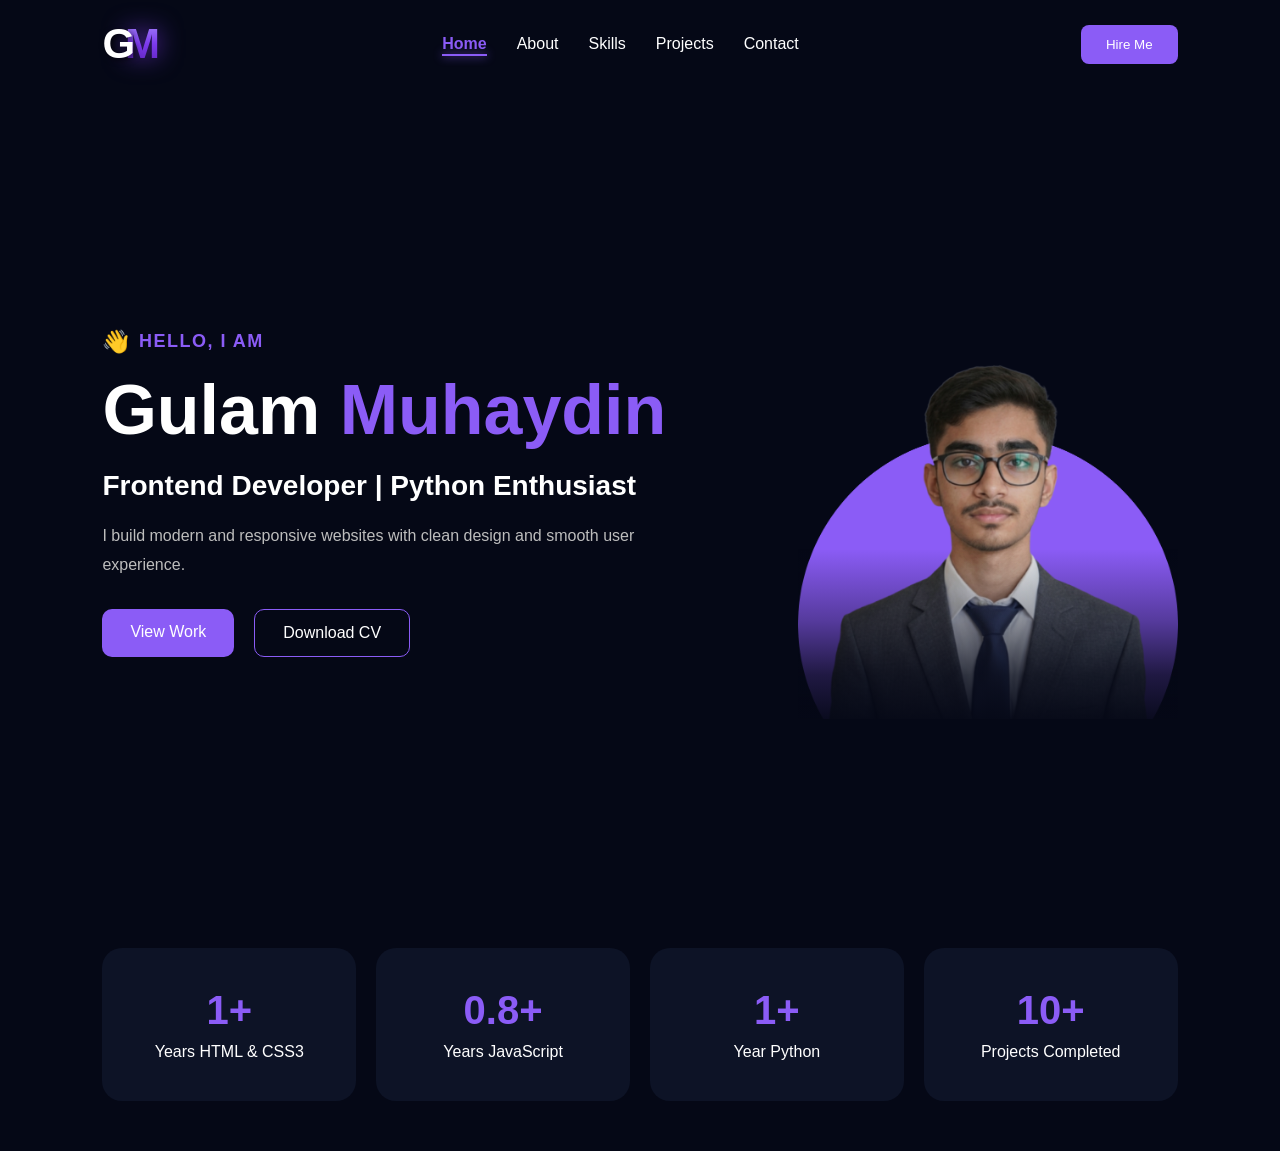
<file: index.html>
<!DOCTYPE html>
<html lang="en">
<head>
  <meta charset="UTF-8" />
  <meta name="viewport" content="width=device-width, initial-scale=1.0"/>

  <title>Gulam Muhaydin | Portfolio</title>

  <link rel="stylesheet" href="style.css">
</head>

<body>

  <!-- ==========================================
       HEADER / NAVBAR
  =========================================== -->
  <header>
    <nav>

      <!-- Logo -->
      <h1 class="logo-text">
        <span class="letter-g">G</span>
        <span class="letter-m">M</span>
      </h1>

      <!-- Navigation Links -->
      <ul>
        <li>
          <a href="./index.html" class="active-link">Home</a>
        </li>

        <li>
          <a href="./about.html">About</a>
        </li>

        <li>
          <a href="./skills.html">Skills</a>
        </li>

        <li>
          <a href="./projects.html">Projects</a>
        </li>

        <li>
          <a href="./contact.html">Contact</a>
        </li>
      </ul>

      <!-- Hire Me -->
      <button>
        <a href="./contact.html">Hire Me</a>
      </button>

    </nav>
  </header>


  <!-- ==========================================
       HERO SECTION
  =========================================== -->
  <section class="hero">

    <!-- LEFT CONTENT -->
    <div class="left">

      <p class="tag">
        <span class="wave">👋</span>
        Hello, I am
      </p>

      <h1>
        Gulam <span>Muhaydin</span>
      </h1>

      <h3>
        Frontend Developer | Python Enthusiast
      </h3>

      <p class="desc">
        I build modern and responsive websites with clean design
        and smooth user experience.
      </p>

      <!-- Hero Buttons -->
      <div class="buttons">

        <a href="./projects.html" class="btn">
          View Work
        </a>

        <a href="./Gulam_CV_Updated.pdf" class="btn outline">
          Download CV
        </a>

      </div>

    </div>


    <!-- RIGHT PROFILE IMAGE -->
    <div class="right">

      <img
        src="./main 2.png"
        alt="Gulam Muhaydin Profile"
      >

    </div>

  </section>


  <!-- ==========================================
       EXPERIENCE / STATS SECTION
  =========================================== -->
  <section class="skills">


    <!-- ========================================
         HTML & CSS EXPERIENCE
    ========================================= -->
    <div class="card">

      <div class="counter-wrapper">

        <h2>
          <span
            class="counter"
            data-target="2"
            data-decimals="0"
          >0</span><span class="plus">+</span>
        </h2>

      </div>

      <p>
        Years HTML &amp; CSS3
      </p>

    </div>


    <!-- ========================================
         JAVASCRIPT EXPERIENCE
    ========================================= -->
    <div class="card">

      <div class="counter-wrapper">

        <h2>
          <span
            class="counter"
            data-target="1.5"
            data-decimals="1"
          >0.0</span><span class="plus">+</span>
        </h2>

      </div>

      <p>
        Years JavaScript
      </p>

    </div>


    <!-- ========================================
         PYTHON EXPERIENCE
    ========================================= -->
    <div class="card">

      <div class="counter-wrapper">

        <h2>
          <span
            class="counter"
            data-target="1"
            data-decimals="0"
          >0</span><span class="plus">+</span>
        </h2>

      </div>

      <p>
        Year Python
      </p>

    </div>


    <!-- ========================================
         PROJECTS COMPLETED
    ========================================= -->
    <div class="card">

      <div class="counter-wrapper">

        <h2>
          <span
            class="counter"
            data-target="20"
            data-decimals="0"
          >0</span><span class="plus">+</span>
        </h2>

      </div>

      <p>
        Projects Completed
      </p>

    </div>

  </section>


  <!-- ==========================================
       JAVASCRIPT
  =========================================== -->
  <script src="script.js"></script>

</body>
</html>
</file>
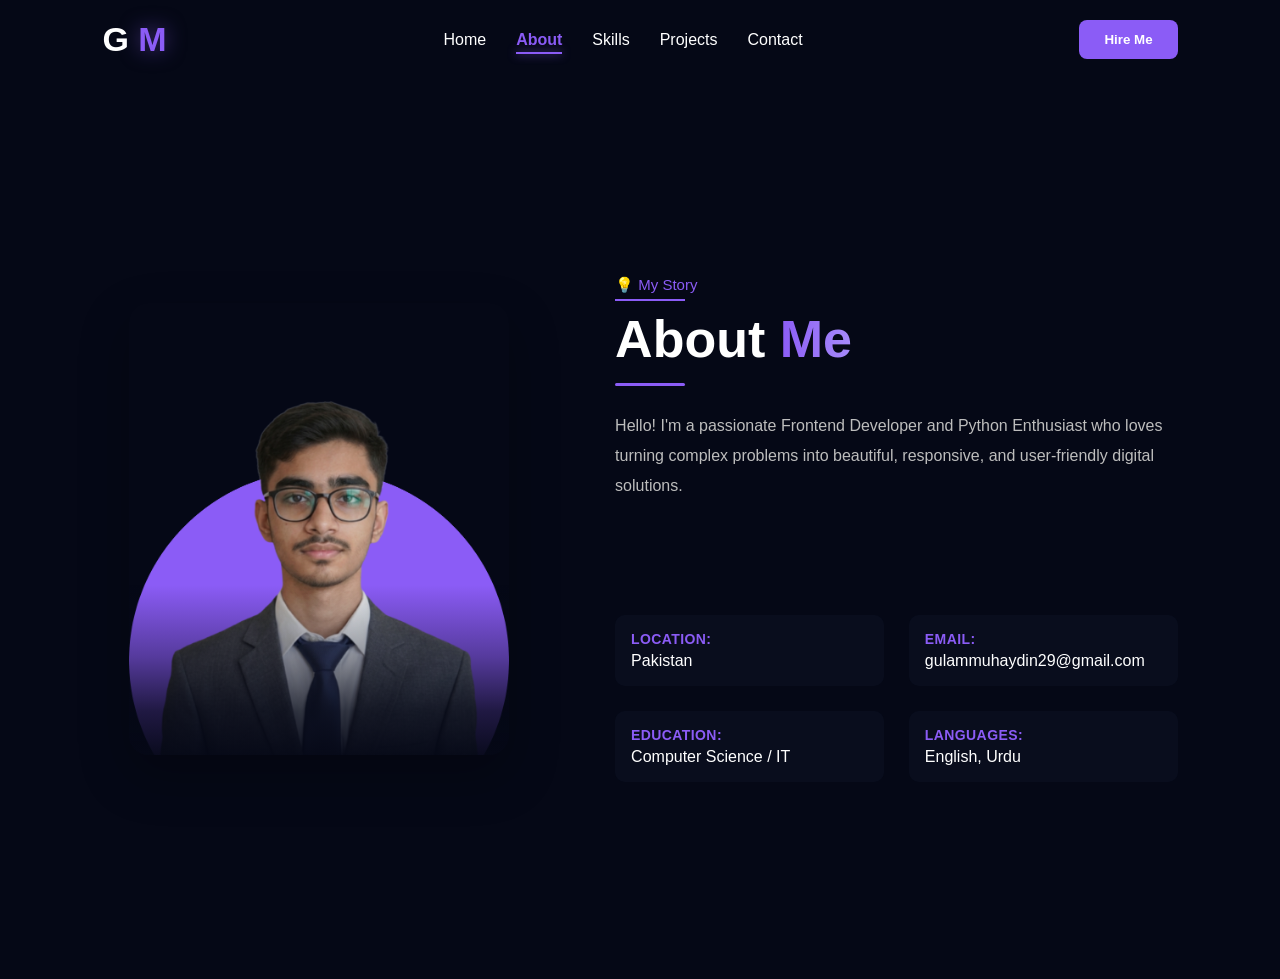
<file: about.html>
<!DOCTYPE html>
<html lang="en">
<head>
  <meta charset="UTF-8" />
  <meta name="viewport" content="width=device-width, initial-scale=1.0"/>
  <title>About Me | Gulam Muhaydin</title>

  <style>

    /* ==========================================
       GLOBAL RESET
    ========================================== */

    *{
      margin: 0;
      padding: 0;
      box-sizing: border-box;
      font-family: Arial, sans-serif;
    }

    html{
      scroll-behavior: smooth;
    }

    body{
      background: #050816;
      color: white;
      overflow-x: hidden;
    }


    /* ==========================================
       ANIMATION KEYFRAMES
    ========================================== */

    @keyframes fadeUp{
      from{
        opacity: 0;
        transform: translateY(35px);
      }

      to{
        opacity: 1;
        transform: translateY(0);
      }
    }

    @keyframes fadeLeft{
      from{
        opacity: 0;
        transform: translateX(-45px);
      }

      to{
        opacity: 1;
        transform: translateX(0);
      }
    }

    @keyframes fadeRight{
      from{
        opacity: 0;
        transform: translateX(45px);
      }

      to{
        opacity: 1;
        transform: translateX(0);
      }
    }

    @keyframes scaleIn{
      from{
        opacity: 0;
        transform: scale(0.88);
      }

      to{
        opacity: 1;
        transform: scale(1);
      }
    }

    @keyframes softFloat{
      0%,
      100%{
        transform: translateY(0);
      }

      50%{
        transform: translateY(-10px);
      }
    }

    @keyframes glowPulse{
      0%,
      100%{
        box-shadow: 0 0 20px rgba(139, 92, 246, 0.15);
      }

      50%{
        box-shadow: 0 0 40px rgba(139, 92, 246, 0.30);
      }
    }

    @keyframes underlineReveal{
      from{
        width: 0;
        opacity: 0;
      }

      to{
        width: 70px;
        opacity: 1;
      }
    }

    @keyframes shimmer{
      0%{
        background-position: -200% center;
      }

      100%{
        background-position: 200% center;
      }
    }


    /* ==========================================
       NAVBAR
    ========================================== */

    header{
      width: 100%;
      padding: 20px 8%;
      background: #050816;

      animation:
        fadeUp
        0.8s
        cubic-bezier(0.22, 1, 0.36, 1)
        both;
    }

    nav{
      display: flex;
      justify-content: space-between;
      align-items: center;
    }


    /* ==========================================
       LOGO
    ========================================== */

    .logo-text{
      font-size: 34px;
      cursor: pointer;
      font-weight: bold;
      user-select: none;
      position: relative;

      animation:
        fadeLeft
        0.8s
        0.15s
        cubic-bezier(0.22, 1, 0.36, 1)
        both;

      transition:
        transform 0.35s ease,
        filter 0.35s ease;
    }

    .letter-g{
      color: white;
    }

    .letter-m{
      color: #8b5cf6;
      filter: drop-shadow(
        0 0 10px rgba(139, 92, 246, 0.50)
      );
    }

    .logo-text:hover{
      transform: scale(1.06);
      filter: drop-shadow(
        0 0 12px rgba(139, 92, 246, 0.35)
      );
    }


    /* ==========================================
       NAV LINKS
    ========================================== */

    nav ul{
      display: flex;
      gap: 30px;
      list-style: none;
    }

    nav ul li{
      opacity: 0;

      animation:
        fadeUp
        0.6s
        cubic-bezier(0.22, 1, 0.36, 1)
        forwards;
    }

    nav ul li:nth-child(1){
      animation-delay: 0.12s;
    }

    nav ul li:nth-child(2){
      animation-delay: 0.20s;
    }

    nav ul li:nth-child(3){
      animation-delay: 0.28s;
    }

    nav ul li:nth-child(4){
      animation-delay: 0.36s;
    }

    nav ul li:nth-child(5){
      animation-delay: 0.44s;
    }

    nav ul li a{
      color: white;
      text-decoration: none;
      position: relative;

      transition:
        color 0.3s ease,
        transform 0.3s ease,
        text-shadow 0.3s ease;
    }

    /* Animated underline */

    nav ul li a::after{
      content: "";
      position: absolute;
      left: 0;
      bottom: -6px;

      width: 0;
      height: 2px;

      background: #8b5cf6;

      box-shadow:
        0 0 10px rgba(139, 92, 246, 0.8);

      transition:
        width 0.3s
        cubic-bezier(0.4, 0, 0.2, 1);
    }

    nav ul li a:hover{
      color: #ffffff;
      transform: translateY(-2px);

      text-shadow:
        0 0 8px rgba(255, 255, 255, 0.25);
    }

    nav ul li a:hover::after{
      width: 100%;
    }

    .active-link{
      color: #8b5cf6 !important;
      font-weight: bold;
    }

    .active-link::after{
      width: 100% !important;
    }


    /* ==========================================
       HIRE ME BUTTON
    ========================================== */

    button{
      padding: 12px 25px;
      border: none;
      border-radius: 8px;
      background: #8b5cf6;
      cursor: pointer;

      animation:
        fadeRight
        0.8s
        0.25s
        cubic-bezier(0.22, 1, 0.36, 1)
        both;

      transition:
        transform 0.35s ease,
        box-shadow 0.35s ease,
        filter 0.35s ease;
    }

    button a{
      color: white;
      text-decoration: none;
      font-weight: bold;
    }

    button:hover{
      transform: translateY(-3px);

      box-shadow:
        0 8px 25px rgba(139, 92, 246, 0.45);

      filter: brightness(1.08);
    }

    button:active{
      transform: translateY(-1px);
    }


    /* ==========================================
       ABOUT SECTION
    ========================================== */

    .about-page{
      width: 100%;
      min-height: 100vh;
      padding: 60px 8%;

      display: flex;
      align-items: center;

      animation:
        fadeUp
        0.9s
        0.1s
        cubic-bezier(0.22, 1, 0.36, 1)
        both;
    }

    .about-container{
      display: flex;
      align-items: center;
      justify-content: space-between;
      gap: 80px;
      width: 100%;
    }


    /* ==========================================
       IMAGE SECTION
    ========================================== */

    .about-left{
      flex: 1;

      display: flex;
      justify-content: center;
      align-items: flex-start;

      animation:
        fadeLeft
        1s
        0.25s
        cubic-bezier(0.22, 1, 0.36, 1)
        both;
    }

    .about-img-box{
      width: 380px;
      max-width: 100%;

      position: relative;
      border-radius: 20px;
      overflow: hidden;
      flex-shrink: 0;

      box-shadow:
        0 20px 50px rgba(0, 0, 0, 0.25);

      animation:
        softFloat
        6s
        ease-in-out
        infinite;

      transition:
        box-shadow 0.5s ease,
        transform 0.5s ease;
    }

    .about-img-box:hover{
      box-shadow:
        0 25px 60px rgba(139, 92, 246, 0.18);

      transform: scale(1.01);
    }

    .about-img-box img{
      width: 100%;
      height: auto;
      display: block;
      border-radius: 20px;

      transition:
        transform 0.7s
        cubic-bezier(0.22, 1, 0.36, 1);
    }

    .about-img-box:hover img{
      transform: scale(1.035);
    }


    /* ==========================================
       IMAGE BOTTOM OVERLAY
    ========================================== */

    .about-img-box::after{
      content: "";
      position: absolute;

      bottom: -10px;
      left: 0;

      width: 100%;
      height: 180px;

      background:
        linear-gradient(
          to top,
          #050816 0%,
          rgba(5, 8, 22, 0.8) 30%,
          rgba(5, 8, 22, 0.4) 60%,
          transparent 100%
        );

      z-index: 2;
      pointer-events: none;
    }


    /* ==========================================
       TEXT SECTION
    ========================================== */

    .about-right{
      flex: 1.3;

      animation:
        fadeRight
        1s
        0.35s
        cubic-bezier(0.22, 1, 0.36, 1)
        both;
    }


    /* ==========================================
       STORY TAG
    ========================================== */

    .tag{
      color: #8b5cf6;
      margin-bottom: 15px;
      font-size: 15px;

      opacity: 0;

      animation:
        fadeUp
        0.7s
        0.45s
        cubic-bezier(0.22, 1, 0.36, 1)
        forwards;

      position: relative;
      display: inline-block;
    }

    .tag::after{
      content: "";
      position: absolute;

      left: 0;
      bottom: -7px;

      height: 2px;
      width: 0;

      background: #8b5cf6;

      animation:
        underlineReveal
        0.8s
        0.9s
        ease
        forwards;
    }


    /* ==========================================
       MAIN HEADING
    ========================================== */

    .about-right h2{
      font-size: 52px;
      margin-bottom: 25px;
      font-weight: 800;

      opacity: 0;

      animation:
        fadeUp
        0.8s
        0.55s
        cubic-bezier(0.22, 1, 0.36, 1)
        forwards;

      position: relative;
    }

    .about-right h2 span{
      color: #8b5cf6;

      background:
        linear-gradient(
          90deg,
          #8b5cf6,
          #a78bfa,
          #8b5cf6
        );

      background-size: 200% auto;

      -webkit-background-clip: text;
      -webkit-text-fill-color: transparent;

      animation:
        shimmer
        3s
        linear
        infinite;
    }

    .about-right h2::after{
      content: "";
      display: block;

      width: 70px;
      height: 3px;

      margin-top: 14px;

      border-radius: 50px;

      background: #8b5cf6;

      background-size: 200% auto;

      animation:
        shimmer
        3s
        linear
        infinite;
    }


    /* ==========================================
       DESCRIPTION
    ========================================== */

    .about-desc{
      color: #bdbdbd;
      line-height: 1.9;
      margin-bottom: 18px;
      font-size: 16px;

      opacity: 0;

      transition:
        color 0.3s ease;
    }

    .about-desc:nth-of-type(1){
      animation:
        fadeUp
        0.8s
        0.72s
        cubic-bezier(0.22, 1, 0.36, 1)
        forwards;
    }

    .about-desc:nth-of-type(2){
      animation:
        fadeUp
        0.8s
        0.85s
        cubic-bezier(0.22, 1, 0.36, 1)
        forwards;
    }

    .about-desc:hover{
      color: #d5d5d5;
    }


    /* ==========================================
       INFO GRID
    ========================================== */

    .info-grid{
      display: grid;
      grid-template-columns: repeat(2, 1fr);
      gap: 25px;
      margin-top: 35px;
    }

    .info-item{
      display: flex;
      flex-direction: column;
      gap: 5px;

      padding: 15px;

      border-radius: 10px;

      background:
        rgba(13, 19, 38, 0.55);

      border: 1px solid transparent;

      opacity: 0;

      transition:
        transform 0.35s ease,
        border-color 0.35s ease,
        background 0.35s ease,
        box-shadow 0.35s ease;
    }

    .info-item:nth-child(1){
      animation:
        fadeUp
        0.7s
        1.0s
        cubic-bezier(0.22, 1, 0.36, 1)
        forwards;
    }

    .info-item:nth-child(2){
      animation:
        fadeUp
        0.7s
        1.10s
        cubic-bezier(0.22, 1, 0.36, 1)
        forwards;
    }

    .info-item:nth-child(3){
      animation:
        fadeUp
        0.7s
        1.20s
        cubic-bezier(0.22, 1, 0.36, 1)
        forwards;
    }

    .info-item:nth-child(4){
      animation:
        fadeUp
        0.7s
        1.30s
        cubic-bezier(0.22, 1, 0.36, 1)
        forwards;
    }

    .info-item:hover{
      transform: translateY(-4px);

      border-color:
        rgba(139, 92, 246, 0.45);

      background:
        rgba(139, 92, 246, 0.07);

      box-shadow:
        0 10px 30px rgba(0, 0, 0, 0.20);
    }

    .info-title{
      color: #8b5cf6;
      font-size: 14px;
      font-weight: 600;
      text-transform: uppercase;
      letter-spacing: 0.4px;
    }

    .info-value{
      color: white;
      font-size: 16px;

      transition:
        color 0.3s ease;
    }

    .info-item:hover .info-value{
      color: #e9e9e9;
    }


    /* ==========================================
       TABLET RESPONSIVE
    ========================================== */

    @media (max-width: 992px){

      .about-page{
        padding: 70px 6%;
      }

      .about-container{
        flex-direction: column;
        align-items: center;
        justify-content: flex-start;
        gap: 45px;
      }

      /* IMAGE */

      .about-left{
        width: 100%;
        display: flex;
        justify-content: center;
        order: 1;
      }

      .about-img-box{
        width: 280px;
      }

      /* TEXT */

      .about-right{
        width: 100%;
        text-align: center;
        order: 2;
      }

      .about-right h2{
        font-size: 40px;
      }

      .about-desc{
        width: 100%;
      }

      .info-grid{
        text-align: left;
      }


      /* NAV */

      nav{
        flex-direction: column;
        gap: 20px;
      }

      nav ul{
        display: flex;
        flex-wrap: wrap;
        justify-content: center;
        gap: 18px;
      }

      nav ul li a{
        font-size: 15px;
      }

      button{
        margin-top: 5px;
      }
    }


    /* ==========================================
       MOBILE
    ========================================== */

    @media (max-width: 576px){

      header{
        padding: 18px 5%;
      }

      .about-page{
        padding: 45px 20px;
      }

      .about-img-box{
        width: 230px;
      }

      .about-right h2{
        font-size: 32px;
      }

      .about-desc{
        font-size: 15px;
        line-height: 1.7;
      }

      .info-grid{
        grid-template-columns: 1fr;
        gap: 15px;
      }

      nav ul{
        gap: 12px;
      }

      nav ul li a{
        font-size: 14px;
      }

      button{
        display: block;
        padding: 10px 20px;
      }

      .info-item{
        padding: 14px;
      }
    }


    /* ==========================================
       VERY SMALL DEVICES
    ========================================== */

    @media (max-width: 380px){

      .logo-text{
        font-size: 30px;
      }

      nav ul{
        gap: 9px;
      }

      nav ul li a{
        font-size: 13px;
      }

      .about-img-box{
        width: 210px;
      }

      .about-right h2{
        font-size: 29px;
      }

      .about-desc{
        font-size: 14px;
      }

      .info-value{
        font-size: 14px;
      }
    }


    /* ==========================================
       ACCESSIBILITY
    ========================================== */

    @media (prefers-reduced-motion: reduce){

      html{
        scroll-behavior: auto;
      }

      *,
      *::before,
      *::after{
        animation-duration: 0.01ms !important;
        animation-iteration-count: 1 !important;
        transition-duration: 0.01ms !important;
      }
    }

  </style>

</head>

<body>


  <!-- ==========================================
       HEADER / NAVBAR
  ========================================== -->

  <header>

    <nav>

      <!-- LOGO -->

      <h1
        class="logo-text"
        onclick="window.location.href='index.html'"
      >
        <span class="letter-g">G</span>
        <span class="letter-m">M</span>
      </h1>


      <!-- NAVIGATION -->

      <ul>

        <li>
          <a href="index.html">
            Home
          </a>
        </li>

        <li>
          <a href="about.html" class="active-link">
            About
          </a>
        </li>

        <li>
          <a href="skills.html">
            Skills
          </a>
        </li>

        <li>
          <a href="projects.html">
            Projects
          </a>
        </li>

        <li>
          <a href="contact.html">
            Contact
          </a>
        </li>

      </ul>


      <!-- HIRE ME -->

      <button>
        <a href="contact.html">
          Hire Me
        </a>
      </button>

    </nav>

  </header>


  <!-- ==========================================
       ABOUT SECTION
  ========================================== -->

  <section class="about-page">

    <div class="about-container">


      <!-- ========================================
           IMAGE
      ========================================= -->

      <div class="about-left">

        <div class="about-img-box">

          <img
            src="./main 2.png"
            alt="Gulam Muhaydin"
          >

        </div>

      </div>


      <!-- ========================================
           ABOUT CONTENT
      ========================================= -->

      <div class="about-right">


        <!-- STORY TAG -->

        <p class="tag">
          💡 My Story
        </p>


        <!-- HEADING -->

        <h2>
          About <span>Me</span>
        </h2>


        <!-- DESCRIPTION -->

        <p class="about-desc">
          Hello! I'm a passionate Frontend Developer and Python Enthusiast who loves turning complex problems into beautiful, responsive, and user-friendly digital solutions.
        </p>

        <p class="about-desc">
          I focus on writing clean, efficient, and maintainable code while keeping an eye on modern design trends.
        </p>


        <!-- ======================================
             PERSONAL INFORMATION
        ======================================= -->

        <div class="info-grid">


          <!-- LOCATION -->

          <div class="info-item">

            <span class="info-title">
              Location:
            </span>

            <span class="info-value">
              Pakistan
            </span>

          </div>


          <!-- EMAIL -->

          <div class="info-item">

            <span class="info-title">
              Email:
            </span>

            <span class="info-value">
              gulammuhaydin29@gmail.com
            </span>

          </div>


          <!-- EDUCATION -->

          <div class="info-item">

            <span class="info-title">
              Education:
            </span>

            <span class="info-value">
              Computer Science / IT
            </span>

          </div>


          <!-- LANGUAGES -->

          <div class="info-item">

            <span class="info-title">
              Languages:
            </span>

            <span class="info-value">
              English, Urdu
            </span>

          </div>


        </div>

      </div>

    </div>

  </section>

</body>
</html>
</file>
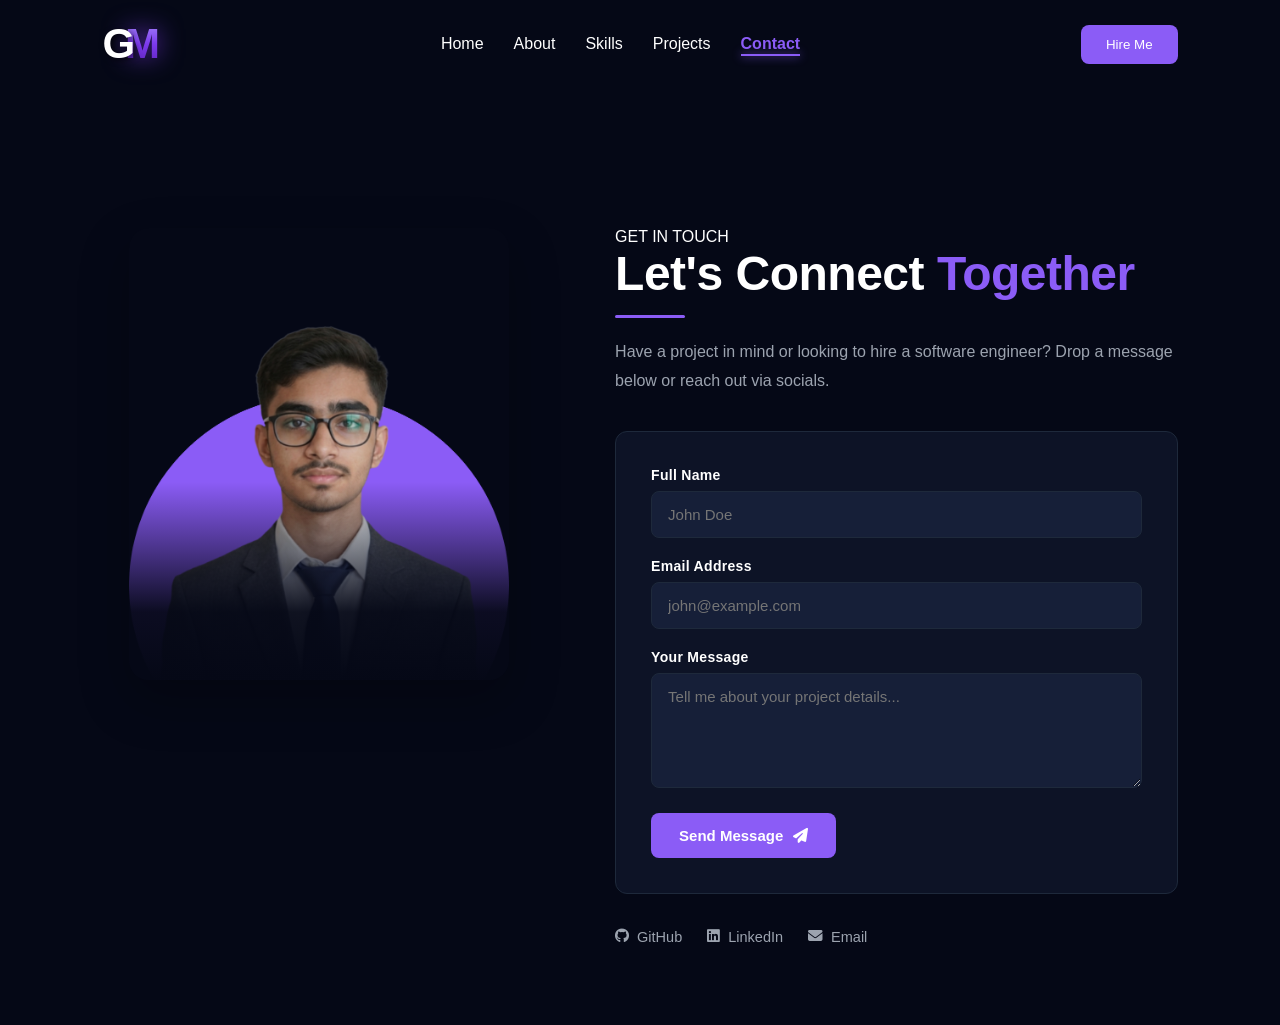
<file: contact.html>
<!DOCTYPE html>
<html lang="en">
<head>
  <meta charset="UTF-8" />
  <meta name="viewport" content="width=device-width, initial-scale=1.0"/>
  <title>Contact | Gulam Muhaydin</title>
  <link rel="stylesheet" href="style.css">
  <link rel="stylesheet" href="https://cdnjs.cloudflare.com/ajax/libs/font-awesome/6.4.0/css/all.min.css">
  
  <style>
    /* ==========================================
       RIGHT-TO-LEFT PREMIUM TOAST POPUP STYLING
       ========================================== */
    .toast-container {
      position: fixed;
      top: 30px;
      right: -450px; /* Suruati sthiti ma screen ni bahar right side rehse */
      background: rgba(13, 19, 38, 0.95);
      border-left: 5px solid #8b5cf6; /* Purple indicator bar */
      padding: 20px 25px;
      border-radius: 12px;
      display: flex;
      align-items: center;
      gap: 15px;
      max-width: 400px;
      width: 90%;
      z-index: 9999;
      box-shadow: 0 10px 30px rgba(0, 0, 0, 0.5), 0 0 20px rgba(139, 92, 246, 0.15);
      backdrop-filter: blur(8px);
      transition: right 0.4s cubic-bezier(0.175, 0.885, 0.32, 1.275); /* Smooth sliding effect */
    }
    
    /* Screen par avva mate ni class */
    .toast-container.show {
      right: 30px; /* Right thi side ma 30px upar avi jase */
    }

    .toast-icon {
      font-size: 30px;
      flex-shrink: 0;
    }
    
    /* Success Green Indicator */
    .toast-container.success {
      border-left-color: #10b981;
    }
    .toast-container.success .toast-icon {
      color: #10b981;
      filter: drop-shadow(0 0 8px rgba(16, 185, 129, 0.4));
    }

    /* Error Red Indicator */
    .toast-container.error {
      border-left-color: #ef4444;
    }
    .toast-container.error .toast-icon {
      color: #ef4444;
      filter: drop-shadow(0 0 8px rgba(239, 68, 68, 0.4));
    }

    .toast-content {
      display: flex;
      flex-direction: column;
      gap: 2px;
    }

    .toast-content h4 {
      font-size: 17px;
      font-weight: 700;
      color: #ffffff;
      margin: 0;
    }

    .toast-content p {
      color: #9ca3af;
      font-size: 14px;
      margin: 0;
      line-height: 1.4;
    }

    /* Progress bar loader overlay (Optional: look ne vadhare premium banavva) */
    .toast-progress {
      position: absolute;
      bottom: 0;
      left: 0;
      height: 3px;
      width: 100%;
      background: rgba(25, 33, 56, 0.5);
    }
    .toast-progress::after {
      content: '';
      position: absolute;
      bottom: 0;
      left: 0;
      height: 100%;
      width: 100%;
      background: #8b5cf6;
      animation: progress-anim 3s linear forwards; /* 3 seconds countdown line */
    }
    .toast-container.success .toast-progress::after { background: #10b981; }
    .toast-container.error .toast-progress::after { background: #ef4444; }

    @keyframes progress-anim {
      to { width: 0%; }
    }
  </style>
</head>
<body>

  <header>
    <nav>
      <h1 class="logo-text" onclick="window.location.href='index.html'">
        <span class="letter-g">G</span><span class="letter-m">M</span>
      </h1>
      <ul>
        <li><a href="index.html">Home</a></li>
        <li><a href="about.html">About</a></li>
        <li><a href="skills.html">Skills</a></li>
        <li><a href="projects.html">Projects</a></li>
        <li><a href="contact.html" class="active-link">Contact</a></li>
      </ul>
      <button><a href="./contact.html">Hire Me</a></button>
    </nav>
  </header>

  <section class="contact-page">
    <div class="contact-container">
      
      <div class="contact-left">
        <div class="contact-img-box">
          <img src="./main 2.png" alt="Gulam Muhaydin">
        </div>
      </div>

      <div class="contact-right">
        <span class="contact-badge">GET IN TOUCH</span>
        <h2>Let's Connect <span>Together</span></h2>
        <p class="contact-subtitle">
          Have a project in mind or looking to hire a software engineer? Drop a message below or reach out via socials.
        </p>

        <div class="contact-card">
          <form class="contact-form" id="my-form" action="https://formspree.io/f/xwvzkapg" method="POST">
            <div class="form-group">
              <label for="name">Full Name</label>
              <input type="text" id="name" name="name" placeholder="John Doe" required>
            </div>

            <div class="form-group">
              <label for="email">Email Address</label>
              <input type="email" id="email" name="email" placeholder="john@example.com" required>
            </div>

            <div class="form-group">
              <label for="message">Your Message</label>
              <textarea id="message" name="message" rows="5" placeholder="Tell me about your project details..." required></textarea>
            </div>

            <button type="submit" id="submit-btn" class="submit-btn">Send Message <i class="fas fa-paper-plane"></i></button>
          </form>
        </div>

        <div class="contact-socials">
          <a href="./https://github.com/gulam-muhaydin" class="social-icon-link"><i class="fab fa-github"></i> GitHub</a>
          <a href="#" class="social-icon-link"><i class="fab fa-linkedin"></i> LinkedIn</a>
          <a href="#" class="social-icon-link"><i class="fas fa-envelope"></i> Email</a>
        </div>

      </div> 
    </div> 
  </section>

  <div class="toast-container" id="toast-popup">
    <i class="fas fa-check-circle toast-icon" id="toast-icon"></i>
    <div class="toast-content">
      <h4 id="toast-title">Thank You!</h4>
      <p id="toast-message">Your message has been sent successfully.</p>
    </div>
    <div class="toast-progress"></div>
  </div>

  <script>
    const form = document.getElementById("my-form");
    const toast = document.getElementById("toast-popup");
    const toastIcon = document.getElementById("toast-icon");
    const toastTitle = document.getElementById("toast-title");
    const toastMsg = document.getElementById("toast-message");
    const btn = document.getElementById("submit-btn");

    async function handleSubmit(event) {
      event.preventDefault();
      
      // Instantly show sending status on button
      btn.innerHTML = 'Sending... <i class="fas fa-spinner fa-spin"></i>';
      btn.disabled = true;

      const data = new FormData(event.target);
      
      fetch(event.target.action, {
        method: form.method,
        body: data,
        headers: {
            'Accept': 'application/json'
        }
      }).then(response => {
        if (response.ok) {
          // Success Response: Show Premium Toast
          showToast('success', 'Thank You!', 'Message sent successfully. I will reply soon!');
          form.reset();
        } else {
          // Formspree Config Error Response
          showToast('error', 'Submission Failed', 'Formspree Setup Error. Please check Form ID.');
        }
      }).catch(error => {
        // Network Failure Response
        showToast('error', 'Network Error', 'Please check your internet connection and try again.');
      }).finally(() => {
        // Reset button state instantly
        btn.innerHTML = 'Send Message <i class="fas fa-paper-plane"></i>';
        btn.disabled = false;
      });
    }

    form.addEventListener("submit", handleSubmit);

    // Dynamic Function to Slide-In and Auto-Hide Toast
    function showToast(type, title, message) {
      // Clear previous type classes
      toast.classList.remove('success', 'error', 'show');
      
      // Set values dynamically
      toastTitle.innerText = title;
      toastMsg.innerText = message;
      
      if (type === 'success') {
        toast.classList.add('success');
        toastIcon.className = "fas fa-check-circle toast-icon";
      } else {
        toast.classList.add('error');
        toastIcon.className = "fas fa-exclamation-circle toast-icon";
      }
      
      // Force element repaint to restart the bottom progress bar animation
      const progressBar = toast.querySelector('.toast-progress');
      progressBar.style.animation = 'none';
      progressBar.offsetHeight; /* trigger reflow */
      progressBar.style.animation = null;

      // Slide-In Toast from right side
      toast.classList.add("show");

      // Auto Hide after exactly 3000ms (3 seconds)
      setTimeout(() => {
        toast.classList.remove("show");
      }, 3000);
    }
  </script>

</body>
</html>
</file>
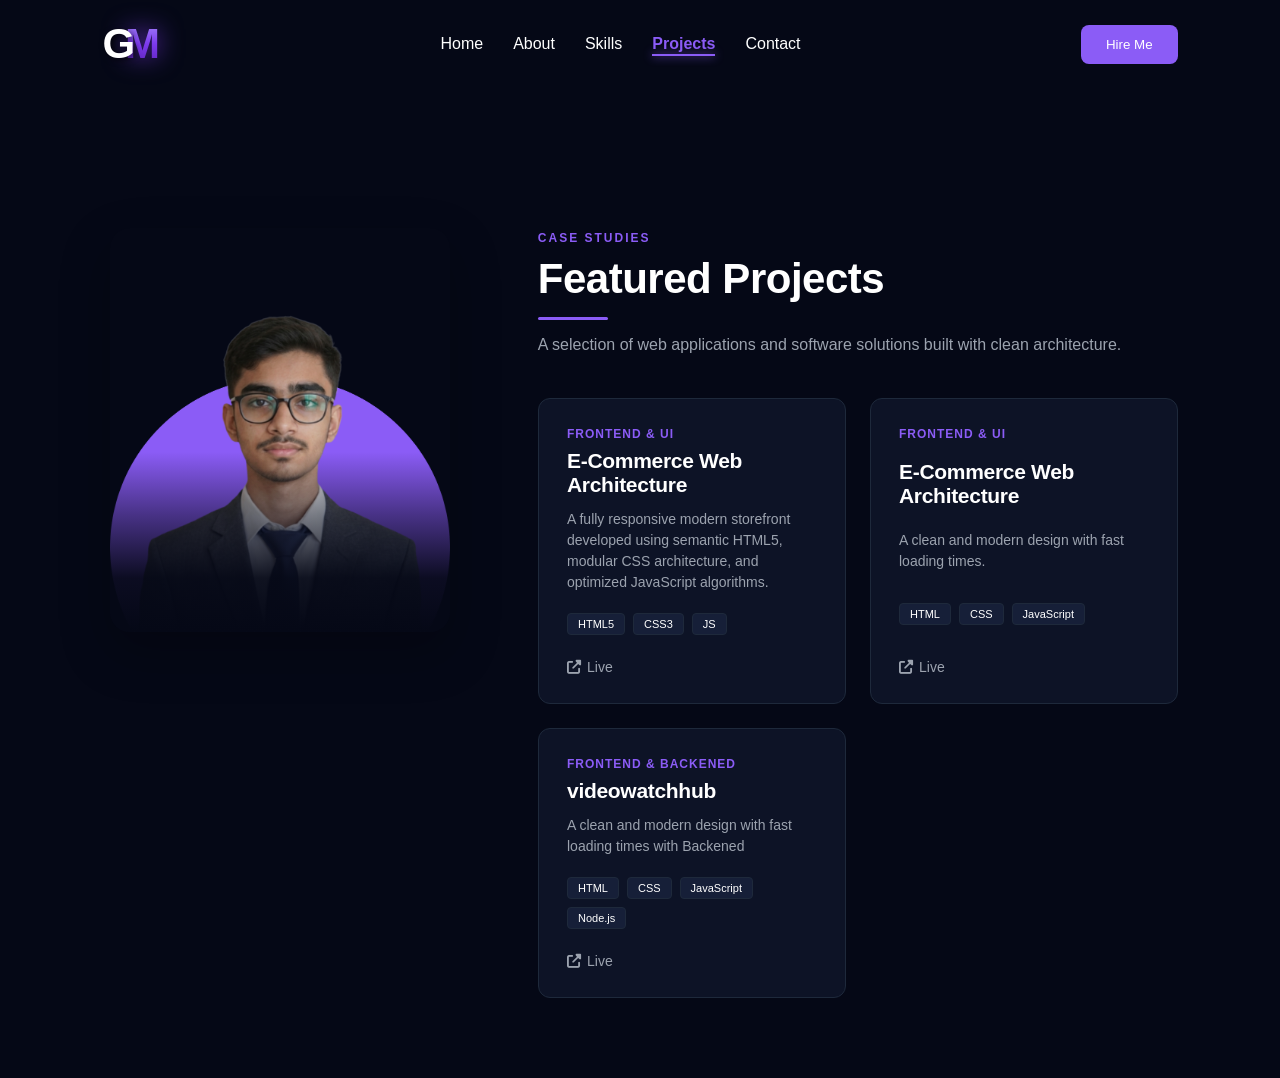
<file: projects.html>
<!DOCTYPE html>
<html lang="en">
<head>
  <meta charset="UTF-8" />
  <meta name="viewport" content="width=device-width, initial-scale=1.0"/>
  <title>Projects | Gulam Muhaydin</title>
  <link rel="stylesheet" href="style.css">
  <link rel="stylesheet" href="https://cdnjs.cloudflare.com/ajax/libs/font-awesome/6.4.0/css/all.min.css">
</head>
<body>

  <header>
    <nav>
      <h1 class="logo-text" onclick="window.location.href='index.html'">
        <span class="letter-g">G</span><span class="letter-m">M</span>
      </h1>
      <ul>
        <li><a href="index.html">Home</a></li>
        <li><a href="about.html">About</a></li>
        <li><a href="skills.html">Skills</a></li>
        <li><a href="projects.html" class="active-link">Projects</a></li>
        <li><a href="./contact.html">Contact</a></li>
      </ul>
      <button><a href="./contact.html">Hire Me</a></button>
    </nav>
  </header>

  <main class="projects-page">
    <div class="projects-container">
      
      <div class="projects-left-profile">
        <div class="proj-prof-img-box">
          <img src="./main 2.png" alt="Gulam Muhaydin">
        </div>
      </div>

      <div class="projects-right-content">
        <div class="projects-header">
          <span class="projects-badge">CASE STUDIES</span>
          <h2>Featured Projects</h2>
          <p>A selection of web applications and software solutions built with clean architecture.</p>
        </div>

        <div class="projects-grid">
          
          <div class="project-card">
            <span class="project-category">Frontend & UI</span>
            <h3>E-Commerce Web Architecture</h3>
            <p>A fully responsive modern storefront developed using semantic HTML5, modular CSS architecture, and optimized JavaScript algorithms.</p>
            <div class="project-tech-tags">
              <span>HTML5</span>
              <span>CSS3</span>
              <span>JS</span>
            </div>
            <div class="project-links">
              <a href="https://every-pick-gb5p.vercel.app/" class="proj-link"><i class="fas fa-external-link-alt"></i> Live</a>
            </div>
          </div>

          <div class="project-card">
            <span class="project-category">Frontend & UI</span>
            <h3>E-Commerce Web Architecture</h3>
            <p>A clean and modern design with fast loading times.</p>
            <div class="project-tech-tags">
              <span>HTML</span>
              <span>CSS</span>
              <span>JavaScript</span>
            </div>
            <div class="project-links">
              <a href="https://sellspire.vercel.app/" class="proj-link"><i class="fas fa-external-link-alt"></i> Live</a>
            </div>
          </div>




          <div class="project-card">
            <span class="project-category">Frontend & Backened</span>
            <h3>videowatchhub</h3>
            <p>A clean and modern design with fast loading times with Backened</p>
            <div class="project-tech-tags">
              <span>HTML</span>
              <span>CSS</span>
              <span>JavaScript</span>
              <span>Node.js</span>
            </div>
            <div class="project-links">
              <a href="https://videowatchhub.vercel.app/" class="proj-link"><i class="fas fa-external-link-alt"></i> Live</a>
            </div>
          </div>

          
          
          </div>

        </div>
      </div>

    </div>
  </main>

</body>
</html>
</file>
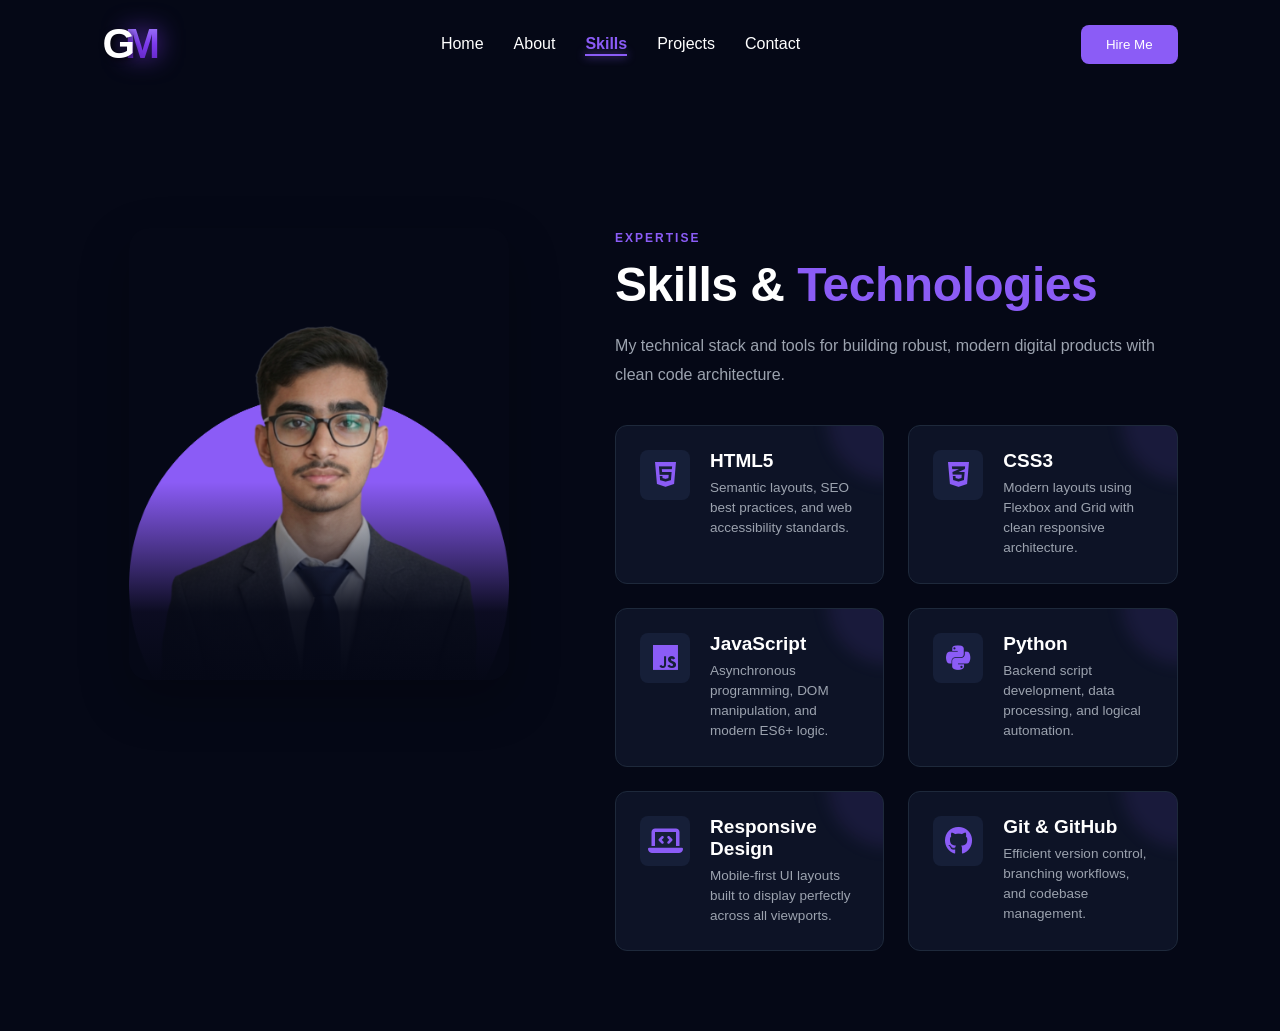
<file: skills.html>
<!DOCTYPE html>
<html lang="en">
<head>
  <meta charset="UTF-8" />
  <meta name="viewport" content="width=device-width, initial-scale=1.0"/>
  <title>Skills | Gulam Muhaydin</title>
  <link rel="stylesheet" href="style.css">
  <link rel="stylesheet" href="https://cdnjs.cloudflare.com/ajax/libs/font-awesome/6.4.0/css/all.min.css">
</head>
<body>

  <header>
    <nav>
      <h1 class="logo-text" onclick="window.location.href='index.html'">
        <span class="letter-g">G</span><span class="letter-m">M</span>
      </h1>
      <ul>
        <li><a href="index.html">Home</a></li>
        <li><a href="about.html">About</a></li>
        <li><a href="skills.html" class="active-link">Skills</a></li>
        <li><a href="projects.html">Projects</a></li>
        <li><a href="./contact.html">Contact</a></li>
      </ul>
      <button><a href="./contact.html">Hire Me</a></button>
    </nav>
  </header>

  <section class="skills-page">
    <div class="skills-container">
      
      <div class="skills-left">
        <div class="skills-img-box">
          <img src="./main 2.png" alt="Gulam Muhaydin">
        </div>
      </div>

      <div class="skills-right">
        <span class="skills-badge">EXPERTISE</span>
        <h2>Skills & <span>Technologies</span></h2>
        <p class="skills-subtitle">
          My technical stack and tools for building robust, modern digital products with clean code architecture.
        </p>

        <div class="skills-grid">
          
          <div class="skill-card">
            <div class="card-icon"><i class="fab fa-html5"></i></div>
            <div class="card-info">
              <h3>HTML5</h3>
              <p>Semantic layouts, SEO best practices, and web accessibility standards.</p>
            </div>
          </div>

          <div class="skill-card">
            <div class="card-icon"><i class="fab fa-css3-alt"></i></div>
            <div class="card-info">
              <h3>CSS3</h3>
              <p>Modern layouts using Flexbox and Grid with clean responsive architecture.</p>
            </div>
          </div>

          <div class="skill-card">
            <div class="card-icon"><i class="fab fa-js"></i></div>
            <div class="card-info">
              <h3>JavaScript</h3>
              <p>Asynchronous programming, DOM manipulation, and modern ES6+ logic.</p>
            </div>
          </div>

          <div class="skill-card">
            <div class="card-icon"><i class="fab fa-python"></i></div>
            <div class="card-info">
              <h3>Python</h3>
              <p>Backend script development, data processing, and logical automation.</p>
            </div>
          </div>

          <div class="skill-card">
            <div class="card-icon"><i class="fas fa-laptop-code"></i></div>
            <div class="card-info">
              <h3>Responsive Design</h3>
              <p>Mobile-first UI layouts built to display perfectly across all viewports.</p>
            </div>
          </div>

          <div class="skill-card">
            <div class="card-icon"><i class="fab fa-github"></i></div>
            <div class="card-info">
              <h3>Git & GitHub</h3>
              <p>Efficient version control, branching workflows, and codebase management.</p>
            </div>
          </div>

        </div> </div> </div>
  </section>

</body>
</html>
</file>
<file: style.css>
*{
  margin:0;
  padding:0;
  box-sizing:border-box;
  font-family:Arial, sans-serif;
}

body{
  background:#050816;
  color:white;
}

header{
  padding:20px 8%;
}

nav{
  display:flex;
  justify-content:space-between;
  align-items:center;
}

/* Logo ke peeche ka Purple Circular Glow Box */
.logo-container {
  position: relative;
  display: flex;
  align-items: center;
  justify-content: center;
  width: 75px;  /* Glow ka width */
  height: 75px; /* Glow ka height */
  border-radius: 50%; /* Perfect Circle */
  
  /* Image jaisa smooth purple glow effect */
  background: radial-gradient(
    circle, 
    rgba(139, 92, 246, 0.45) 0%, 
    rgba(139, 92, 246, 0.15) 50%, 
    transparent 70%
  );
  
  /* Ek extra soft shadow glow ke liye */
  box-shadow: 0 0 35px rgba(139, 92, 246, 0.3);
  transition: all 0.4s ease;
}

/* Same to Same Metallic Silver Text Logo */
.logo-text {
  font-size: 42px;
  font-weight: 900;
  /* Arial Black font bilkul waisa hi thick aur bold look dega jaisa screenshot me hai */
  font-family: 'Arial Black', Gadget, sans-serif; 
  display: flex;
  align-items: center;
  position: relative;
  cursor: pointer;
  user-select: none;
  transition: transform 0.3s ease;
}

/* Same to Same Crisp White 'G' */
.logo-text .letter-g {
  color: #ffffff;
  position: relative;
  z-index: 2;
  margin-right: -10px; /* Isse 'M' thoda piche chup jayega (Overlap Effect) */
  
  /* 'G' ke piche halki si black shadow taake woh 'M' ke upar saaf nazar aaye */
  filter: drop-shadow(2px 2px 3px rgba(0, 0, 0, 0.7));
}

/* Same to Same Premium Purple 'M' */
.logo-text .letter-m {
  /* Vibrant Purple Gradient (Upar se thoda light, neeche se dark) */
  background: linear-gradient(to bottom, #a78bfa 0%, #7c3aed 50%, #5b21b6 100%);
  -webkit-background-clip: text;
  -webkit-text-fill-color: transparent;
  position: relative;
  z-index: 1;
  
  /* Logo ke piche ka waisa hi same soft purple glow effect */
  filter: drop-shadow(0 0 12px rgba(124, 58, 237, 0.8));
}

/* Hover Effect (Jab mouse logo par aaye toh halka sa scale ho) */
.logo-text:hover {
  transform: scale(1.06);
}

nav ul{
  display:flex;
  gap:30px;
  list-style:none;
}

nav ul li a{
  text-decoration:none;
  color:white;
  transition:0.3s;
}

nav ul li a:hover{
  color:#8b5cf6;
}
a {
  color: #ffffff;
  text-decoration: none;
}
button{
  padding:12px 25px;
  border:none;
  background:#8b5cf6;
  color:white;
  border-radius:8px;
  cursor:pointer;
}

.hero{
  display:flex;
  align-items:center;
  justify-content:space-between;
  padding:80px 8%;
  min-height:90vh;
}

.left{
  max-width:600px;
}

.tag {
  font-size: 18px;            
  font-weight: 600;           
  color: #8b5cf6;             
  letter-spacing: 1.5px;      
  text-transform: uppercase;  
  margin-bottom: 15px;
  display: flex;
  align-items: center;
  gap: 8px;                   
}

/* Waving Hand Animation */
.wave {
  font-size: 22px;            
  display: inline-block;
  animation: wave-animation 2.5s infinite; 
  transform-origin: 70% 70%;  
}

@keyframes wave-animation {
    0% { transform: rotate( 0.0deg) }
   10% { transform: rotate(14.0deg) }  
   20% { transform: rotate(-8.0deg) }
   30% { transform: rotate(14.0deg) }
   40% { transform: rotate(-4.0deg) }
   50% { transform: rotate(10.0deg) }
   60% { transform: rotate( 0.0deg) }  
  100% { transform: rotate( 0.0deg) }
}

.left h1{
  font-size:70px;
  margin-bottom:20px;
}

.left h1 span{
  color:#8b5cf6;
}

.left h3{
  font-size:28px;
  margin-bottom:20px;
}

.desc{
  color:#bdbdbd;
  line-height:1.8;
  margin-bottom:30px;
}

.buttons{
  display:flex;
  gap:20px;
}

.btn{
  padding:14px 28px;
  background:#8b5cf6;
  color:white;
  text-decoration:none;
  border-radius:10px;
}

.outline{
  background:transparent;
  border:1px solid #8b5cf6;
}

.right img{
  width:400px;
  border-radius:20px;
}

.skills{
  display:grid;
  grid-template-columns:repeat(auto-fit,minmax(200px,1fr));
  gap:20px;
  padding:50px 8%;
}

.card{
  background:#0d1326;
  padding:40px;
  border-radius:20px;
  text-align:center;
  transition:0.3s;
}

.card:hover{
  transform:translateY(-10px);
}

.card h2{
  color:#8b5cf6;
  font-size:40px;
  margin-bottom:10px;
}

/* Right Box Container Setup */
.right {
    position: relative;
    display: flex;
    justify-content: center;
    align-items: flex-end; 
    overflow: hidden; 
}

.right img {
    width: 380px;
    display: block;
    position: relative;
    z-index: 1; 
}

/* Perfect Bottom Smooth Overlay */
.right::after {
    content: "";
    position: absolute;
    bottom: -10px; 
    left: 0;
    width: 100%;
    height: 180px; 

    background: linear-gradient(
        to top,
        #050816 0%,
        rgba(5, 8, 22, 0.8) 30%,
        rgba(5, 8, 22, 0.4) 60%,
        transparent 100%
    );

    z-index: 2; 
    pointer-events: none; 
}


/* ==========================================
   RESPONSIVE DESIGN (MEDIA QUERIES)
   ========================================== */

@media (max-width: 1024px) {
  header {
    padding: 20px 5%; 
  }

  .hero {
    padding: 50px 5%;
    gap: 30px;
  }

  .left h1 {
    font-size: 55px; 
  }

  .right img {
    width: 320px; 
  }
}

@media (max-width: 768px) {
  nav {
    flex-direction: column; 
    gap: 20px;
    text-align: center;
  }

  .hero {
    flex-direction: column-reverse; 
    text-align: center;
    padding: 40px 5%;
    min-height: auto;
  }

  .left {
    max-width: 100%;
    display: flex;
    flex-direction: column;
    align-items: center; 
  }

  .left h1 {
    font-size: 45px;
  }

  .left h3 {
    font-size: 22px;
  }

  .buttons {
    justify-content: center; 
  }

  .right {
    margin-bottom: 30px;
  }

  .right img {
    width: 280px; 
  }

  .right::after {
    width: 320px; 
    height: 120px;
  }

  .skills {
    grid-template-columns: repeat(auto-fit, minmax(150px, 1fr)); 
    padding: 40px 5%;
  }
}

@media (max-width: 480px) {
  nav ul {
    gap: 15px;
    flex-wrap: wrap; 
    justify-content: center;
  }

  .left h1 {
    font-size: 36px;
  }

  .left h3 {
    font-size: 18px;
  }

  .buttons {
    flex-direction: column; 
    width: 100%;
    gap: 10px;
  }

  .btn {
    width: 100%;
    text-align: center;
    padding: 12px 20px;
  }

  .card {
    padding: 25px 15px; 
  }

  .card h2 {
    font-size: 30px;
  }
}



/* ==========================================
   MINIMALIST FLAT SKILLS DESIGN (NO GRADIENTS)
   ========================================== */
.skills-page {
  padding: 120px 8% 80px 8%;
  background: #050816; 
  min-height: 100vh;
  display: flex;
  flex-direction: column;
  align-items: center;
  justify-content: flex-start;
  box-sizing: border-box;
}

.skills-header {
  text-align: center;
  margin-bottom: 60px;
  width: 100%;
  max-width: 650px;
}

.skills-badge {
  color: #8b5cf6; 
  font-size: 12px;
  font-weight: 700;
  letter-spacing: 2px;
  text-transform: uppercase;
  margin-bottom: 12px;
  display: inline-block;
}

.skills-header h2 {
  font-size: 42px;
  font-weight: 800;
  color: #ffffff;
  margin: 0 0 15px 0;
  letter-spacing: -0.5px;
}

.skills-subtitle {
  color: #9ca3af;
  font-size: 16px;
  line-height: 1.6;
  margin: 0;
}

.skills-grid {
  display: grid;
  grid-template-columns: repeat(2, 1fr); 
  gap: 24px;
  width: 100%;
  max-width: 1100px;
}

.skill-card {
  background: #0d1326; 
  padding: 30px;
  border-radius: 12px; 
  border: 1px solid #1e293b; 
  display: flex;
  align-items: flex-start;
  gap: 20px;
  transition: border-color 0.3s ease, transform 0.3s ease;
}

.card-icon {
  font-size: 32px;
  color: #8b5cf6; 
  display: flex;
  align-items: center;
  justify-content: center;
  width: 54px;
  height: 54px;
  background: #161f38;
  border-radius: 8px;
  flex-shrink: 0; 
}

.card-info h3 {
  color: #ffffff;
  font-size: 20px;
  font-weight: 600;
  margin: 0 0 8px 0;
}

.card-info p {
  color: #9ca3af;
  font-size: 14px;
  line-height: 1.5;
  margin: 0;
}

.skill-card:hover {
  border-color: #8b5cf6; 
  transform: translateY(-2px); 
}

/* ==========================================================================
   5. SKILLS PAGE (STICKY IMAGE ON DESKTOP & IMAGE-FIRST ON MOBILE)
   ========================================================================== */
.skills-container {
  display: flex;
  align-items: flex-start;
  justify-content: space-between;
  gap: 80px;
  width: 100%;
  max-width: 1200px;
}

.skills-left {
  flex: 1;
  display: flex;
  justify-content: center;
  position: -webkit-sticky;
  position: sticky; 
  top: 140px; 
}

.skills-img-box {
  position: relative;
  width: 380px;
  border-radius: 20px;
  overflow: hidden;
  background: #050816;
}

.skills-img-box img {
  width: 100%;
  display: block;
  object-fit: cover;
  position: relative;
  z-index: 1;
}

.skills-img-box::after {
  content: "";
  position: absolute;
  bottom: -2px;
  left: 0;
  width: 100%;
  height: 200px; 
  background: linear-gradient(
    to top,
    #050816 0%,
    rgba(5, 8, 22, 0.95) 35%,
    rgba(5, 8, 22, 0.5) 65%,
    transparent 100%
  );
  z-index: 2;
  pointer-events: none;
}

.skills-right {
  flex: 1.3;
}

.skills-right h2 {
  font-size: 48px;
  margin-bottom: 20px;
  font-weight: 800;
  color: #ffffff;
  letter-spacing: -0.5px;
}

.skills-right h2 span {
  color: #8b5cf6;
}

/* ==========================================================================
   6. PROJECTS PAGE (STICKY IMAGE ON DESKTOP & IMAGE-FIRST ON MOBILE)
   ========================================================================== */
.projects-page {
  padding: 140px 8% 80px 8%;
  background: #050816;
  min-height: 100vh;
  display: flex;
  align-items: flex-start; 
  justify-content: center;
}

.projects-container {
  display: flex;
  align-items: flex-start;
  justify-content: space-between;
  gap: 80px;
  width: 100%;
  max-width: 1200px;
}

.projects-left {
  flex: 1;
  display: flex;
  justify-content: center;
  position: -webkit-sticky;
  position: sticky; 
  top: 140px; 
}

.projects-img-box {
  position: relative;
  width: 380px;
  border-radius: 20px;
  overflow: hidden;
  background: #050816;
}

.projects-img-box img {
  width: 100%;
  display: block;
  object-fit: cover;
  position: relative;
  z-index: 1;
}

.projects-img-box::after {
  content: "";
  position: absolute;
  bottom: -2px;
  left: 0;
  width: 100%;
  height: 200px; 
  background: linear-gradient(
    to top,
    #050816 0%,
    rgba(5, 8, 22, 0.95) 35%,
    rgba(5, 8, 22, 0.5) 65%,
    transparent 100%
  );
  z-index: 2;
  pointer-events: none;
}

.projects-right {
  flex: 1.3;
}

.projects-right h2 {
  font-size: 48px;
  margin-bottom: 20px;
  font-weight: 800;
  color: #ffffff;
  letter-spacing: -0.5px;
}

.projects-right h2 span {
  color: #8b5cf6;
}

.projects-subtitle {
  color: #9ca3af;
  line-height: 1.8;
  font-size: 16px;
  margin-bottom: 35px;
}

/* ==========================================
   RESPONSIVE RE-ARCHITECTURE (ALL VIEWS)
   ========================================== */
@media (max-width: 1024px) {
  .skills-page {
    padding: 100px 6% 60px 6%;
  }
  .skills-header h2 {
    font-size: 38px;
  }
}

@media (max-width: 768px) {
  .skills-grid {
    grid-template-columns: 1fr; 
    gap: 20px;
  }
  .skills-header {
    margin-bottom: 40px;
  }
  .skills-header h2 {
    font-size: 32px;
  }
}

@media (max-width: 480px) {
  .skills-page {
    padding: 90px 4% 40px 4%;
  }
  .skill-card {
    flex-direction: column; 
    gap: 15px;
    padding: 24px;
  }
  .skills-header h2 {
    font-size: 28px;
  }
  .skills-subtitle {
    font-size: 14.5px;
  }
}

/* ==========================================================================
   PROJECTS PAGE STYLING (FULL BULLETPROOF ARCHITECTURE)
   ========================================================================== */
.projects-left-profile {
  flex: 1;
  display: flex;
  justify-content: center;
  position: -webkit-sticky;
  position: sticky; 
  top: 140px;
}

.proj-prof-img-box {
  position: relative;
  width: 340px;
  border-radius: 20px;
  overflow: hidden;
  background: #050816;
}

.proj-prof-img-box img {
  width: 100%;
  display: block;
  object-fit: cover;
  position: relative;
  z-index: 1;
}

.proj-prof-img-box::after {
  content: "";
  position: absolute;
  bottom: 0;
  left: 0;
  width: 100%;
  height: 180px; 
  background: linear-gradient(
    to top,
    #050816 0%,
    rgba(5, 8, 22, 0.95) 30%,
    rgba(5, 8, 22, 0.5) 65%,
    transparent 100%
  );
  z-index: 2;
  pointer-events: none;
}

.projects-right-content {
  flex: 1.8;
}

.projects-header {
  margin-bottom: 40px;
}

.projects-badge {
  color: #8b5cf6; 
  font-size: 12px;
  font-weight: 700;
  letter-spacing: 2px;
  text-transform: uppercase;
  margin-bottom: 10px;
  display: inline-block;
}

.projects-header h2 {
  font-size: 42px;
  font-weight: 800;
  color: #ffffff;
  margin: 0 0 12px 0;
  letter-spacing: -0.5px;
}

.projects-header p {
  color: #9ca3af;
  font-size: 16px;
  line-height: 1.6;
  margin: 0;
}

.projects-grid {
  display: grid;
  grid-template-columns: repeat(2, 1fr); 
  gap: 24px;
}

.project-card {
  background: #0d1326; 
  padding: 28px;
  border-radius: 12px;
  border: 1px solid #1e293b;
  display: flex;
  flex-direction: column;
  justify-content: space-between;
  box-sizing: border-box;
  transition: border-color 0.3s ease, transform 0.3s ease;
}

.project-category {
  color: #8b5cf6;
  font-size: 12px;
  font-weight: 600;
  text-transform: uppercase;
  letter-spacing: 1px;
  margin-bottom: 8px;
  display: block;
}

.project-card h3 {
  color: #ffffff;
  font-size: 21px;
  font-weight: 600;
  margin: 0 0 12px 0;
  letter-spacing: -0.3px;
}

.project-card p {
  color: #9ca3af;
  font-size: 14px;
  line-height: 1.5;
  margin: 0 0 20px 0;
}

.project-tech-tags {
  display: flex;
  flex-wrap: wrap;
  gap: 8px;
  margin-bottom: 24px;
}

.project-tech-tags span {
  background: #161f38;
  color: #ffffff;
  font-size: 11px;
  font-weight: 500;
  padding: 4px 10px;
  border-radius: 4px;
  border: 1px solid #1e293b;
}

.project-links {
  display: flex;
  gap: 20px;
}

.proj-link {
  color: #9ca3af;
  text-decoration: none;
  font-size: 14px;
  font-weight: 500;
  display: inline-flex;
  align-items: center;
  gap: 6px;
  transition: color 0.2s ease;
}

.proj-link:hover {
  color: #8b5cf6; 
}

.project-card:hover {
  border-color: #8b5cf6;
  transform: translateY(-3px); 
}

/* ==========================================================================
   3. SHARED CORE LAYOUT (About, Skills, Projects, Contact Pages)
   ========================================================================== */
.about-page, .skills-page, .projects-page, .contact-page {
  padding: 140px 8% 80px 8%;
  background: #050816;
  min-height: 100vh;
  display: flex;
  align-items: flex-start; 
  justify-content: center;
}

.about-container, .skills-container, .projects-container, .contact-container {
  display: flex;
  align-items: flex-start;
  justify-content: space-between;
  gap: 80px;
  width: 100%;
  max-width: 1200px;
}

.about-left, .skills-left, .projects-left, .contact-left {
  flex: 1;
  display: flex;
  justify-content: center;
  position: -webkit-sticky;
  position: sticky;
  top: 140px;
}

.about-img-box, .skills-img-box, .projects-img-box, .contact-img-box {
  position: relative;
  width: 380px;
  border-radius: 20px;
  overflow: hidden;
  background: #050816;
}

.about-img-box img, .skills-img-box img, .projects-img-box img, .contact-img-box img {
  width: 100%;
  display: block;
  object-fit: cover;
  position: relative;
  z-index: 1;
}

.about-img-box::after, .skills-img-box::after, .projects-img-box::after, .contact-img-box::after {
  content: "";
  position: absolute;
  bottom: -2px;
  left: 0;
  width: 100%;
  height: 200px; 
  background: linear-gradient(
    to top,
    #050816 0%,
    rgba(5, 8, 22, 0.95) 35%,
    rgba(5, 8, 22, 0.5) 65%,
    transparent 100%
  );
  z-index: 2;
  pointer-events: none;
}

.about-right, .skills-right, .projects-right, .contact-right {
  flex: 1.3;
}

.about-right h2, .skills-right h2, .projects-right h2, .contact-right h2 {
  font-size: 48px;
  margin-bottom: 20px;
  font-weight: 800;
  color: #ffffff;
  letter-spacing: -0.5px;
}

.about-right h2 span, .skills-right h2 span, .projects-right h2 span, .contact-right h2 span {
  color: #8b5cf6;
}

.about-subtitle, .skills-subtitle, .contact-subtitle {
  color: #9ca3af;
  line-height: 1.8;
  font-size: 16px;
  margin-bottom: 35px;
}

/* ==========================================================================
   4. SKILLS PAGE SPECIFIC COMPONENT (Grid Elements)
   ========================================================================== */
.skills-grid {
  display: grid;
  grid-template-columns: repeat(2, 1fr);
  gap: 24px;
  width: 100%;
}

.skill-card {
  background: #0d1326;
  padding: 24px;
  border-radius: 12px;
  border: 1px solid #1e293b;
  display: flex;
  align-items: flex-start;
  gap: 20px;
  transition: border-color 0.3s ease, transform 0.3s ease;
}

.card-icon {
  font-size: 28px;
  color: #8b5cf6;
  display: flex;
  align-items: center;
  justify-content: center;
  width: 50px;
  height: 50px;
  background: #161f38;
  border-radius: 8px;
  flex-shrink: 0;
}

.card-info h3 {
  color: #ffffff;
  font-size: 19px;
  font-weight: 600;
  margin: 0 0 6px 0;
}

.card-info p {
  color: #9ca3af;
  font-size: 13.5px;
  line-height: 1.5;
  margin: 0;
}

.skill-card:hover {
  border-color: #8b5cf6;
  transform: translateY(-2px);
}

/* ==========================================================================
   5. PROJECTS PAGE SPECIFIC COMPONENT (List Rows)
   ========================================================================== */
.projects-list {
  display: flex;
  flex-direction: column;
  gap: 24px;
}

.project-item {
  background: #0d1326;
  padding: 28px;
  border-radius: 12px;
  border: 1px solid #1e293b;
  display: flex;
  justify-content: space-between;
  align-items: flex-start;
  gap: 20px;
  transition: border-color 0.3s ease, transform 0.3s ease;
}

.project-details h3 {
  color: #ffffff;
  font-size: 22px;
  font-weight: 600;
  margin: 0 0 10px 0;
  letter-spacing: -0.3px;
}

.project-details p {
  color: #9ca3af;
  font-size: 14.5px;
  line-height: 1.6;
  margin: 0 0 18px 0;
}

.project-tags {
  display: flex;
  flex-wrap: wrap;
  gap: 8px;
}

.project-tags span {
  background: #161f38;
  color: #ffffff;
  font-size: 11px;
  font-weight: 500;
  padding: 5px 12px;
  border-radius: 4px;
  border: 1px solid #1e293b;
}

.project-actions {
  display: flex;
  flex-direction: column;
  gap: 12px;
  flex-shrink: 0;
}

.p-link {
  color: #9ca3af;
  text-decoration: none;
  font-size: 14px;
  font-weight: 500;
  display: inline-flex;
  align-items: center;
  gap: 6px;
  transition: color 0.2s ease;
}

.p-link:hover {
  color: #8b5cf6;
}

.project-item:hover {
  border-color: #8b5cf6;
  transform: translateY(-2px);
}

/* ==========================================================================
   6. CONTACT PAGE SPECIFIC COMPONENT (Pure Card Form)
   ========================================================================== */
.contact-card {
  background: #0d1326; 
  padding: 35px;
  border-radius: 12px;
  border: 1px solid #1e293b;
  box-sizing: border-box;
  transition: border-color 0.3s ease, transform 0.3s ease;
}

.contact-card:hover {
  border-color: #8b5cf6;
  transform: translateY(-2px); 
}

.contact-form {
  display: flex;
  flex-direction: column;
  gap: 20px;
  width: 100%;
}

.form-group {
  display: flex;
  flex-direction: column;
  gap: 8px;
}

.form-group label {
  color: #ffffff;
  font-size: 14px;
  font-weight: 600;
  letter-spacing: 0.3px;
}

.form-group input,
.form-group textarea {
  background: #161f38; 
  color: #ffffff;
  border: 1px solid #1e293b;
  padding: 14px 16px;
  border-radius: 8px;
  font-size: 15px;
  outline: none;
  transition: border-color 0.3s ease;
  width: 100%;
  box-sizing: border-box;
}

.form-group input:focus,
.form-group textarea:focus {
  border-color: #8b5cf6;
}

.submit-btn {
  background: #8b5cf6;
  color: #ffffff;
  border: none;
  padding: 14px 28px;
  font-size: 15px;
  font-weight: 600;
  border-radius: 8px;
  cursor: pointer;
  display: inline-flex;
  align-items: center;
  justify-content: center;
  gap: 10px;
  transition: background 0.3s ease;
  margin-top: 5px;
  width: fit-content;
}

.submit-btn:hover {
  background: #7c3aed;
}

.contact-socials {
  display: flex;
  gap: 25px;
  margin-top: 35px;
  flex-wrap: wrap;
}

.social-icon-link {
  color: #9ca3af;
  text-decoration: none;
  font-size: 14.5px;
  font-weight: 500;
  display: inline-flex;
  align-items: center;
  gap: 8px;
  transition: color 0.2s ease;
}

.social-icon-link:hover {
  color: #8b5cf6;
}

.active-link {
  color: #8b5cf6 !important;
  font-weight: bold;
}

/* ==========================================================================
   4. UNIVERSAL RESPONSIVE BREAKPOINTS (BULLETPROOF CODE)
   ========================================================================== */

@media (max-width: 1024px) {
  .contact-page, .skills-page, .projects-page {
    padding: 120px 6% 60px 6%;
  }
  .contact-container, .skills-container, .projects-container {
    gap: 40px;
  }
  .contact-img-box, .skills-img-box, .projects-img-box {
    width: 320px;
  }
  .contact-right h2, .skills-right h2, .projects-right h2 {
    font-size: 40px;
  }
  .proj-prof-img-box {
    width: 280px;
  }
  .projects-header h2 {
    font-size: 36px;
  }
}

@media (max-width: 992px) {
  .contact-container, .skills-container, .projects-container {
    flex-direction: column;
    align-items: center;
    gap: 50px;
  }
  .contact-left, .skills-left, .projects-left, .projects-left-profile {
    position: relative;
    top: 0;
  }
  .contact-right, .skills-right, .projects-right, .projects-right-content {
    width: 100%;
    text-align: center;
  }
  .contact-card, .skill-card, .project-item {
    text-align: left; 
  }
  .submit-btn {
    width: 100%; 
  }
  .contact-socials {
    justify-content: center;
  }
  .skills-subtitle {
    margin-bottom: 30px;
  }
  .projects-header {
    text-align: center; 
  }
}

@media (max-width: 768px) {
  .projects-grid {
    grid-template-columns: 1fr; 
    gap: 20px;
  }
}

@media (max-width: 576px) {
  .contact-page, .skills-page, .projects-page {
    padding: 100px 4% 40px 4%;
  }
  .contact-img-box, .skills-img-box, .projects-img-box, .proj-prof-img-box {
    width: 280px;
  }
  .contact-img-box::after, .skills-img-box::after, .projects-img-box::after, .proj-prof-img-box::after {
    height: 140px;
  }
  .contact-right h2, .skills-right h2, .projects-right h2 {
    font-size: 32px;
  }
  .contact-card {
    padding: 24px; 
  }
  .skills-grid {
    grid-template-columns: 1fr; 
  }
  .skill-card, .project-item {
    flex-direction: column;
    gap: 15px;
    padding: 20px;
  }
  .project-actions {
    flex-direction: row;
    gap: 20px;
  }
  .proj-prof-img-box {
    width: 250px; 
  }
  .project-card {
    padding: 22px;
  }
  .projects-header h2 {
    font-size: 28px;
  }
  .projects-header p {
    font-size: 14.5px;
  }
}


/* ==========================================================================
   ADDED CUSTOM TRANSITIONS & EFFECTS FOR BUTTONS AND LINKS
   ========================================================================== */

/* 1. Base Transitions Framework */
nav ul li a,
nav button,
.btn,
.submit-btn,
.social-icon-link,
.proj-link,
.submit-btn i {
  transition: all 0.3s cubic-bezier(0.25, 0.8, 0.25, 1);
  position: relative;
}

/* 2. Navigation Links Hover Effect (Modern Underline Slide) */
nav ul li a::after {
  content: '';
  position: absolute;
  bottom: -4px;
  left: 0;
  width: 0;
  height: 2px;
  background: #8b5cf6;
  box-shadow: 0 0 10px #8b5cf6;
  transition: width 0.3s cubic-bezier(0.4, 0, 0.2, 1);
}

nav ul li a:hover {
  color: #ffffff !important;
  text-shadow: 0 0 8px rgba(255, 255, 255, 0.3);
}

nav ul li a:hover::after,
nav ul li a.active-link::after {
  width: 100%;
}

/* 3. Navbar Action Button Glow Effect */
nav button:hover {
  background: #8b5cf6 !important;
  box-shadow: 0 0 20px rgba(139, 92, 246, 0.6);
  transform: translateY(-2px);
}

nav button:active {
  transform: translateY(0);
}

/* 4. Hero Primary Button (.btn View Work / Download CV) */
.btn:not(.outline):hover {
  transform: translateY(-3px);
  box-shadow: 0 8px 25px rgba(139, 92, 246, 0.5);
  filter: brightness(1.1);
}

.btn:not(.outline):active {
  transform: translateY(-1px);
}

/* 5. Hero Outline Button Effect */
.btn.outline:hover {
  border-color: #8b5cf6 !important;
  background: rgba(139, 92, 246, 0.1) !important;
  box-shadow: 0 0 15px rgba(139, 92, 246, 0.3);
  transform: translateY(-3px);
}

.btn.outline:active {
  transform: translateY(-1px);
}

/* 6. Form Submit Button & Micro Icon Slide */
.submit-btn:hover {
  transform: translateY(-3px);
  box-shadow: 0 8px 25px rgba(139, 92, 246, 0.5);
  background: #7c3aed !important;
}

.submit-btn:hover i {
  transform: translateX(5px) translateY(-2px);
}

.submit-btn:active {
  transform: translateY(-1px);
}

/* 7. Social Icon Links (Contact Page Bottom) */
.social-icon-link:hover {
  color: #ffffff !important;
  border-color: #8b5cf6 !important;
  background: rgba(139, 92, 246, 0.15) !important;
  box-shadow: 0 5px 15px rgba(139, 92, 246, 0.2);
  transform: translateY(-3px);
}

.social-icon-link:active {
  transform: translateY(0);
}

/* 8. Project Links (Live / Code Links on Projects Card) */
.proj-link:hover {
  color: #8b5cf6 !important;
  text-shadow: 0 0 8px rgba(139, 92, 246, 0.4);
  transform: translateX(2px);
}





/* ==========================================================================
   ADDED CUSTOM STYLES & TRANSITIONS FOR SCROLLBAR, BUTTONS, AND LINKS
   ========================================================================== */

/* 1. Custom Premium Scrollbar Styling */
::-webkit-scrollbar {
  width: 10px; /* Scrollbar ki width */
}

::-webkit-scrollbar-track {
  background: #050816; /* Piche ka background color jo body se match karega */
}

::-webkit-scrollbar-thumb {
  background: linear-gradient(180deg, #8b5cf6 0%, #6d28d9 100%); /* Purple Gradient Look */
  border-radius: 10px; /* Rounded corners professional feel ke liye */
  border: 2px solid #050816; /* Track aur thumb ke beech gap look ke liye padding */
  transition: background 0.3s ease;
}

::-webkit-scrollbar-thumb:hover {
  background: linear-gradient(180deg, #a78bfa 0%, #8b5cf6 100%); /* Hover karne par bright neon glow look */
}

/* 2. Global Base Transitions for Buttons & Links */
nav ul li a,
nav button,
nav button a,
.btn,
.submit-btn,
.social-icon-link,
.proj-link,
.submit-btn i {
  transition: all 0.3s cubic-bezier(0.25, 0.8, 0.25, 1);
  position: relative;
}

/* 3. Navigation Links (Modern Underline Slide Effect) */
nav ul li a::after {
  content: '';
  position: absolute;
  bottom: -4px;
  left: 0;
  width: 0;
  height: 2px;
  background: #8b5cf6;
  box-shadow: 0 0 10px #8b5cf6;
  transition: width 0.3s cubic-bezier(0.4, 0, 0.2, 1);
}

nav ul li a:hover {
  color: #ffffff !important;
  text-shadow: 0 0 8px rgba(255, 255, 255, 0.3);
}

nav ul li a:hover::after,
nav ul li a.active-link::after {
  width: 100%;
}

/* 4. Navbar Hire Me Button Action Glow */
nav button:hover {
  background: #8b5cf6 !important;
  box-shadow: 0 0 20px rgba(139, 92, 246, 0.6);
  transform: translateY(-2px);
}

nav button a:hover {
  color: white !important;
}

nav button:active {
  transform: translateY(0);
}

/* 5. Primary Buttons (.btn - View Work / Download CV) */
.btn:not(.outline):hover {
  transform: translateY(-3px);
  box-shadow: 0 8px 25px rgba(139, 92, 246, 0.5);
  filter: brightness(1.1);
}

.btn:not(.outline):active {
  transform: translateY(-1px);
}

/* 6. Outline Hero Buttons Effect */
.btn.outline:hover {
  border-color: #8b5cf6 !important;
  background: rgba(139, 92, 246, 0.1) !important;
  box-shadow: 0 0 15px rgba(139, 92, 246, 0.3);
  transform: translateY(-3px);
}

.btn.outline:active {
  transform: translateY(-1px);
}

/* 7. Contact Form Submit Button & Paper-Plane Icon Slide */
.submit-btn:hover {
  transform: translateY(-3px);
  box-shadow: 0 8px 25px rgba(139, 92, 246, 0.5);
  background: #7c3aed !important;
}

.submit-btn:hover i {
  transform: translateX(5px) translateY(-2px); /* Icon soft forward slide hoga */
}

.submit-btn:active {
  transform: translateY(-1px);
}

/* 8. Contact Page Social Links Grid */
.social-icon-link:hover {
  color: #ffffff !important;
  border-color: #8b5cf6 !important;
  background: rgba(139, 92, 246, 0.15) !important;
  box-shadow: 0 5px 15px rgba(139, 92, 246, 0.2);
  transform: translateY(-3px);
}

.social-icon-link:active {
  transform: translateY(0);
}

/* 9. Projects Grid Links (Live / Code Interaction) */
.proj-link:hover {
  color: #8b5cf6 !important;
  text-shadow: 0 0 8px rgba(139, 92, 246, 0.4);
  transform: translateX(3px); /* Hover par link dynamic standard movement karegi */
}


/* ==========================================================================
   PREMIUM PORTFOLIO ANIMATIONS
   Added without changing the existing layout
   ========================================================================== */

/* ---------- GLOBAL ---------- */
html {
  scroll-behavior: smooth;
}

body {
  overflow-x: hidden;
}

@keyframes fadeUp {
  from {
    opacity: 0;
    transform: translateY(35px);
  }
  to {
    opacity: 1;
    transform: translateY(0);
  }
}

@keyframes fadeLeft {
  from {
    opacity: 0;
    transform: translateX(-45px);
  }
  to {
    opacity: 1;
    transform: translateX(0);
  }
}

@keyframes fadeRight {
  from {
    opacity: 0;
    transform: translateX(45px);
  }
  to {
    opacity: 1;
    transform: translateX(0);
  }
}

@keyframes scaleIn {
  from {
    opacity: 0;
    transform: scale(0.88);
  }
  to {
    opacity: 1;
    transform: scale(1);
  }
}

@keyframes softFloat {
  0%, 100% {
    transform: translateY(0);
  }
  50% {
    transform: translateY(-12px);
  }
}

@keyframes glowPulse {
  0%, 100% {
    box-shadow: 0 0 25px rgba(139, 92, 246, 0.18);
  }
  50% {
    box-shadow: 0 0 45px rgba(139, 92, 246, 0.38);
  }
}

@keyframes imageFloat {
  0%, 100% {
    transform: translateY(0) rotate(0deg);
  }
  50% {
    transform: translateY(-8px) rotate(0.4deg);
  }
}

@keyframes shine {
  0% {
    background-position: -200% center;
  }
  100% {
    background-position: 200% center;
  }
}

/* ---------- NAVBAR ENTRANCE ---------- */
header {
  animation: fadeUp 0.8s cubic-bezier(0.22, 1, 0.36, 1) both;
}

nav ul li {
  opacity: 0;
  animation: fadeUp 0.6s cubic-bezier(0.22, 1, 0.36, 1) forwards;
}

nav ul li:nth-child(1) { animation-delay: 0.12s; }
nav ul li:nth-child(2) { animation-delay: 0.20s; }
nav ul li:nth-child(3) { animation-delay: 0.28s; }
nav ul li:nth-child(4) { animation-delay: 0.36s; }
nav ul li:nth-child(5) { animation-delay: 0.44s; }

.logo-container {
  animation: glowPulse 3s ease-in-out infinite;
}

.logo-text {
  animation: fadeLeft 0.8s 0.15s cubic-bezier(0.22, 1, 0.36, 1) both;
}

/* ---------- HERO ---------- */
.hero .left {
  animation: fadeLeft 1s 0.25s cubic-bezier(0.22, 1, 0.36, 1) both;
}

.hero .right {
  animation: fadeRight 1s 0.35s cubic-bezier(0.22, 1, 0.36, 1) both;
}

.right img {
  animation: imageFloat 5s ease-in-out 1.2s infinite;
  transform-origin: center bottom;
}

.tag {
  animation: fadeUp 0.7s 0.35s cubic-bezier(0.22, 1, 0.36, 1) both;
}

.left h1 {
  animation: fadeUp 0.8s 0.48s cubic-bezier(0.22, 1, 0.36, 1) both;
}

.left h3 {
  animation: fadeUp 0.8s 0.62s cubic-bezier(0.22, 1, 0.36, 1) both;
}

.desc {
  animation: fadeUp 0.8s 0.76s cubic-bezier(0.22, 1, 0.36, 1) both;
}

.buttons {
  animation: fadeUp 0.8s 0.90s cubic-bezier(0.22, 1, 0.36, 1) both;
}

/* ---------- HERO BUTTON MICRO ANIMATION ---------- */
.btn {
  transition:
    transform 0.35s cubic-bezier(0.22, 1, 0.36, 1),
    box-shadow 0.35s ease,
    background 0.35s ease,
    border-color 0.35s ease;
}

.btn:hover {
  letter-spacing: 0.2px;
}

.btn:not(.outline)::before,
.btn.outline::before {
  content: "";
  position: absolute;
  inset: 0;
  border-radius: inherit;
  opacity: 0;
  transform: scale(0.75);
  transition: opacity 0.35s ease, transform 0.35s ease;
  pointer-events: none;
}

.btn:not(.outline) {
  position: relative;
  overflow: hidden;
}

.btn:not(.outline)::before {
  background: rgba(255,255,255,0.16);
}

.btn:not(.outline):hover::before {
  opacity: 1;
  transform: scale(1.15);
}

/* ---------- GENERIC SECTION REVEAL ---------- */
.skills-page,
.projects-page,
.about-page,
.contact-page {
  animation: fadeUp 0.9s ease both;
}

/* ---------- SECTION HEADINGS ---------- */
.skills-header,
.projects-header {
  animation: fadeUp 0.85s 0.1s cubic-bezier(0.22, 1, 0.36, 1) both;
}

.skills-header h2,
.projects-header h2,
.about-right h2,
.contact-right h2 {
  position: relative;
}

.skills-header h2::after,
.projects-header h2::after,
.about-right h2::after,
.contact-right h2::after {
  content: "";
  display: block;
  width: 70px;
  height: 3px;
  margin-top: 14px;
  border-radius: 50px;
  background: #8b5cf6;
  transform-origin: left center;
  animation: shine 2.8s linear infinite;
  background-size: 200% auto;
}

/* ---------- SKILLS CARDS ---------- */
.skill-card {
  position: relative;
  overflow: hidden;
  opacity: 0;
  animation: fadeUp 0.75s cubic-bezier(0.22, 1, 0.36, 1) forwards;
}

.skill-card:nth-child(1) { animation-delay: 0.10s; }
.skill-card:nth-child(2) { animation-delay: 0.18s; }
.skill-card:nth-child(3) { animation-delay: 0.26s; }
.skill-card:nth-child(4) { animation-delay: 0.34s; }
.skill-card:nth-child(5) { animation-delay: 0.42s; }
.skill-card:nth-child(6) { animation-delay: 0.50s; }
.skill-card:nth-child(7) { animation-delay: 0.58s; }
.skill-card:nth-child(8) { animation-delay: 0.66s; }

.skill-card::before {
  content: "";
  position: absolute;
  width: 120px;
  height: 120px;
  top: -65px;
  right: -65px;
  border-radius: 50%;
  background: rgba(139, 92, 246, 0.10);
  filter: blur(8px);
  transition: transform 0.5s ease, background 0.5s ease;
  pointer-events: none;
}

.skill-card:hover::before {
  transform: scale(2.2);
  background: rgba(139, 92, 246, 0.16);
}

.card-icon {
  transition:
    transform 0.4s cubic-bezier(0.22, 1, 0.36, 1),
    box-shadow 0.4s ease,
    background 0.4s ease;
}

.skill-card:hover .card-icon {
  transform: translateY(-4px) rotate(-4deg) scale(1.06);
  box-shadow: 0 8px 24px rgba(139, 92, 246, 0.22);
  background: rgba(139, 92, 246, 0.14);
}

/* ---------- SKILLS / PROJECT IMAGES ---------- */
.skills-img-box,
.projects-img-box,
.about-img-box,
.contact-img-box,
.proj-prof-img-box {
  animation: softFloat 6s ease-in-out infinite;
  box-shadow: 0 20px 50px rgba(0, 0, 0, 0.25);
  transition: box-shadow 0.4s ease, transform 0.4s ease;
}

.skills-img-box:hover,
.projects-img-box:hover,
.about-img-box:hover,
.contact-img-box:hover,
.proj-prof-img-box:hover {
  box-shadow: 0 25px 60px rgba(139, 92, 246, 0.16);
}

/* Image subtle zoom on hover */
.skills-img-box img,
.projects-img-box img,
.about-img-box img,
.contact-img-box img,
.proj-prof-img-box img {
  transition: transform 0.7s cubic-bezier(0.22, 1, 0.36, 1);
}

.skills-img-box:hover img,
.projects-img-box:hover img,
.about-img-box:hover img,
.contact-img-box:hover img,
.proj-prof-img-box:hover img {
  transform: scale(1.035);
}

/* ---------- PROJECT CARDS ---------- */
.project-card,
.project-item {
  position: relative;
  overflow: hidden;
}

.project-card::after,
.project-item::after {
  content: "";
  position: absolute;
  top: 0;
  left: -120%;
  width: 70%;
  height: 100%;
  background: linear-gradient(
    100deg,
    transparent 0%,
    rgba(255,255,255,0.05) 50%,
    transparent 100%
  );
  transform: skewX(-18deg);
  transition: left 0.7s ease;
  pointer-events: none;
}

.project-card:hover::after,
.project-item:hover::after {
  left: 140%;
}

.project-card {
  opacity: 0;
  animation: scaleIn 0.7s cubic-bezier(0.22, 1, 0.36, 1) forwards;
}

.projects-grid .project-card:nth-child(1) { animation-delay: 0.10s; }
.projects-grid .project-card:nth-child(2) { animation-delay: 0.18s; }
.projects-grid .project-card:nth-child(3) { animation-delay: 0.26s; }
.projects-grid .project-card:nth-child(4) { animation-delay: 0.34s; }
.projects-grid .project-card:nth-child(5) { animation-delay: 0.42s; }
.projects-grid .project-card:nth-child(6) { animation-delay: 0.50s; }

/* ---------- PROJECT / TAG HOVER ---------- */
.project-tech-tags span,
.project-tags span {
  transition:
    transform 0.25s ease,
    border-color 0.25s ease,
    background 0.25s ease;
}

.project-tech-tags span:hover,
.project-tags span:hover {
  transform: translateY(-2px);
  border-color: #8b5cf6;
  background: rgba(139, 92, 246, 0.12);
}

/* ---------- CONTACT CARD ---------- */
.contact-card {
  animation: fadeRight 0.9s cubic-bezier(0.22, 1, 0.36, 1) both;
}

.form-group {
  animation: fadeUp 0.7s cubic-bezier(0.22, 1, 0.36, 1) both;
}

.form-group:nth-child(1) { animation-delay: 0.12s; }
.form-group:nth-child(2) { animation-delay: 0.20s; }
.form-group:nth-child(3) { animation-delay: 0.28s; }
.form-group:nth-child(4) { animation-delay: 0.36s; }

.form-group input,
.form-group textarea {
  transition:
    border-color 0.3s ease,
    box-shadow 0.3s ease,
    transform 0.3s ease;
}

.form-group input:focus,
.form-group textarea:focus {
  box-shadow: 0 0 0 3px rgba(139, 92, 246, 0.10);
  transform: translateY(-1px);
}

/* ---------- SOCIAL ICONS ---------- */
.social-icon-link {
  transition:
    color 0.3s ease,
    transform 0.3s ease,
    box-shadow 0.3s ease,
    background 0.3s ease;
}

.social-icon-link:hover {
  transform: translateY(-5px) scale(1.03);
}

/* ---------- NAV / LINK HOVER ---------- */
nav ul li a {
  transition:
    color 0.3s ease,
    transform 0.3s ease,
    text-shadow 0.3s ease;
}

nav ul li a:hover {
  transform: translateY(-2px);
}

/* ---------- ACCESSIBILITY ---------- */
@media (prefers-reduced-motion: reduce) {
  html {
    scroll-behavior: auto;
  }

  *,
  *::before,
  *::after {
    animation-duration: 0.01ms !important;
    animation-iteration-count: 1 !important;
    transition-duration: 0.01ms !important;
  }
}
</file>
